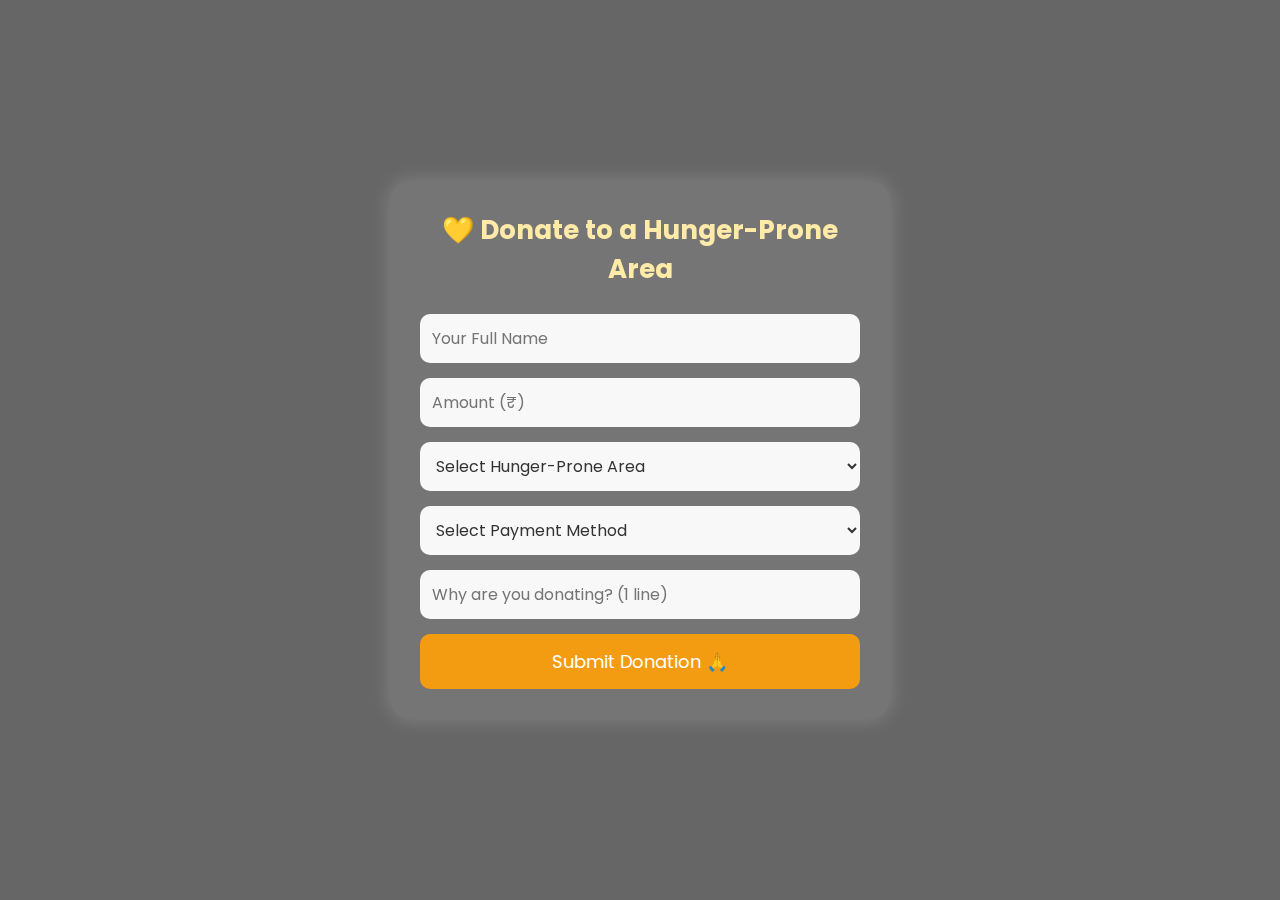
<file: donate.html>
<!DOCTYPE html>
<html lang="en">
<head>
  <meta charset="UTF-8" />
  <meta name="viewport" content="width=device-width, initial-scale=1.0" />
  <title>Donate - Food We Live For</title>
  <link href="https://fonts.googleapis.com/css2?family=Poppins:wght@400;600&display=swap" rel="stylesheet">
  <style>
    * {
      margin: 0;
      padding: 0;
      box-sizing: border-box;
      font-family: 'Poppins', sans-serif;
    }

    body {
      background: linear-gradient(rgba(0,0,0,0.6), rgba(0,0,0,0.6)),
        url('https://images.unsplash.com/photo-1498837167922-ddd27525d352') no-repeat center center fixed;
      background-size: cover;
      color: white;
      padding: 20px;
      min-height: 100vh;
      display: flex;
      align-items: center;
      justify-content: center;
    }

    .donation-container {
      background-color: rgba(255, 255, 255, 0.1);
      padding: 30px;
      border-radius: 20px;
      box-shadow: 0 0 20px rgba(255,255,255,0.2);
      max-width: 500px;
      width: 100%;
      backdrop-filter: blur(10px);
    }

    .donation-container h2 {
      text-align: center;
      margin-bottom: 25px;
      font-size: 26px;
      color: #ffeaa7;
    }

    .donation-form input,
    .donation-form select {
      width: 100%;
      padding: 12px;
      margin-bottom: 15px;
      border: none;
      border-radius: 10px;
      font-size: 16px;
      background-color: rgba(255,255,255,0.95);
      color: #333;
    }

    .donation-form input:focus,
    .donation-form select:focus {
      outline: 2px solid #f39c12;
    }

    .donation-form button {
      width: 100%;
      padding: 14px;
      font-size: 18px;
      background-color: #f39c12;
      color: white;
      border: none;
      border-radius: 10px;
      cursor: pointer;
      transition: background-color 0.3s ease;
    }

    .donation-form button:hover {
      background-color: #d35400;
    }

    .success-message {
      margin-top: 15px;
      text-align: center;
      color: #2ecc71;
      display: none;
    }

    @media (max-width: 600px) {
      .donation-container {
        padding: 20px;
        border-radius: 15px;
      }

      .donation-form button {
        font-size: 16px;
        padding: 12px;
      }
    }
  </style>
</head>
<body>
  <div class="donation-container">
    <h2>💛 Donate to a Hunger-Prone Area</h2>
    <form id="donationForm" class="donation-form">
      <input type="text" id="donorName" placeholder="Your Full Name" required>
      <input type="number" id="donationAmount" placeholder="Amount (₹)" min="10" required>

      <select id="donationLocation" required>
        <option value="" disabled selected>Select Hunger-Prone Area</option>
        <option value="Vijayawada">Vijayawada</option>
        <option value="Visakhapatnam">Visakhapatnam</option>
        <option value="Guntur">Guntur</option>
        <option value="Tirupati">Tirupati</option>
        <option value="Kurnool">Kurnool</option>
        <option value="Anantapur">Anantapur</option>
        <option value="Nellore">Nellore</option>
      </select>

      <select id="paymentType" required>
        <option value="" disabled selected>Select Payment Method</option>
        <option value="UPI">UPI</option>
        <option value="Credit Card">Credit Card</option>
        <option value="Debit Card">Debit Card</option>
        <option value="Net Banking">Net Banking</option>
        <option value="Wallet">Wallet</option>
      </select>

      <input type="text" id="donationReason" placeholder="Why are you donating? (1 line)" maxlength="100" required>

      <button type="submit">Submit Donation 🙏</button>
      <p id="successMsg" class="success-message">Thank you for your support! 💚</p>
    </form>
  </div>

  <script>
    document.getElementById("donationForm").addEventListener("submit", function (e) {
      e.preventDefault();

      const name = document.getElementById("donorName").value;
      const amount = document.getElementById("donationAmount").value;
      const location = document.getElementById("donationLocation").value;
      const payment = document.getElementById("paymentType").value;
      const reason = document.getElementById("donationReason").value;

      console.log("Donation Submitted:", {
        name, amount, location, payment, reason
      });

      // Reset and show thank you
      this.reset();
      const successMsg = document.getElementById("successMsg");
      successMsg.style.display = "block";
      setTimeout(() => successMsg.style.display = "none", 5000);
    });
  </script>
</body>
</html>
</file>
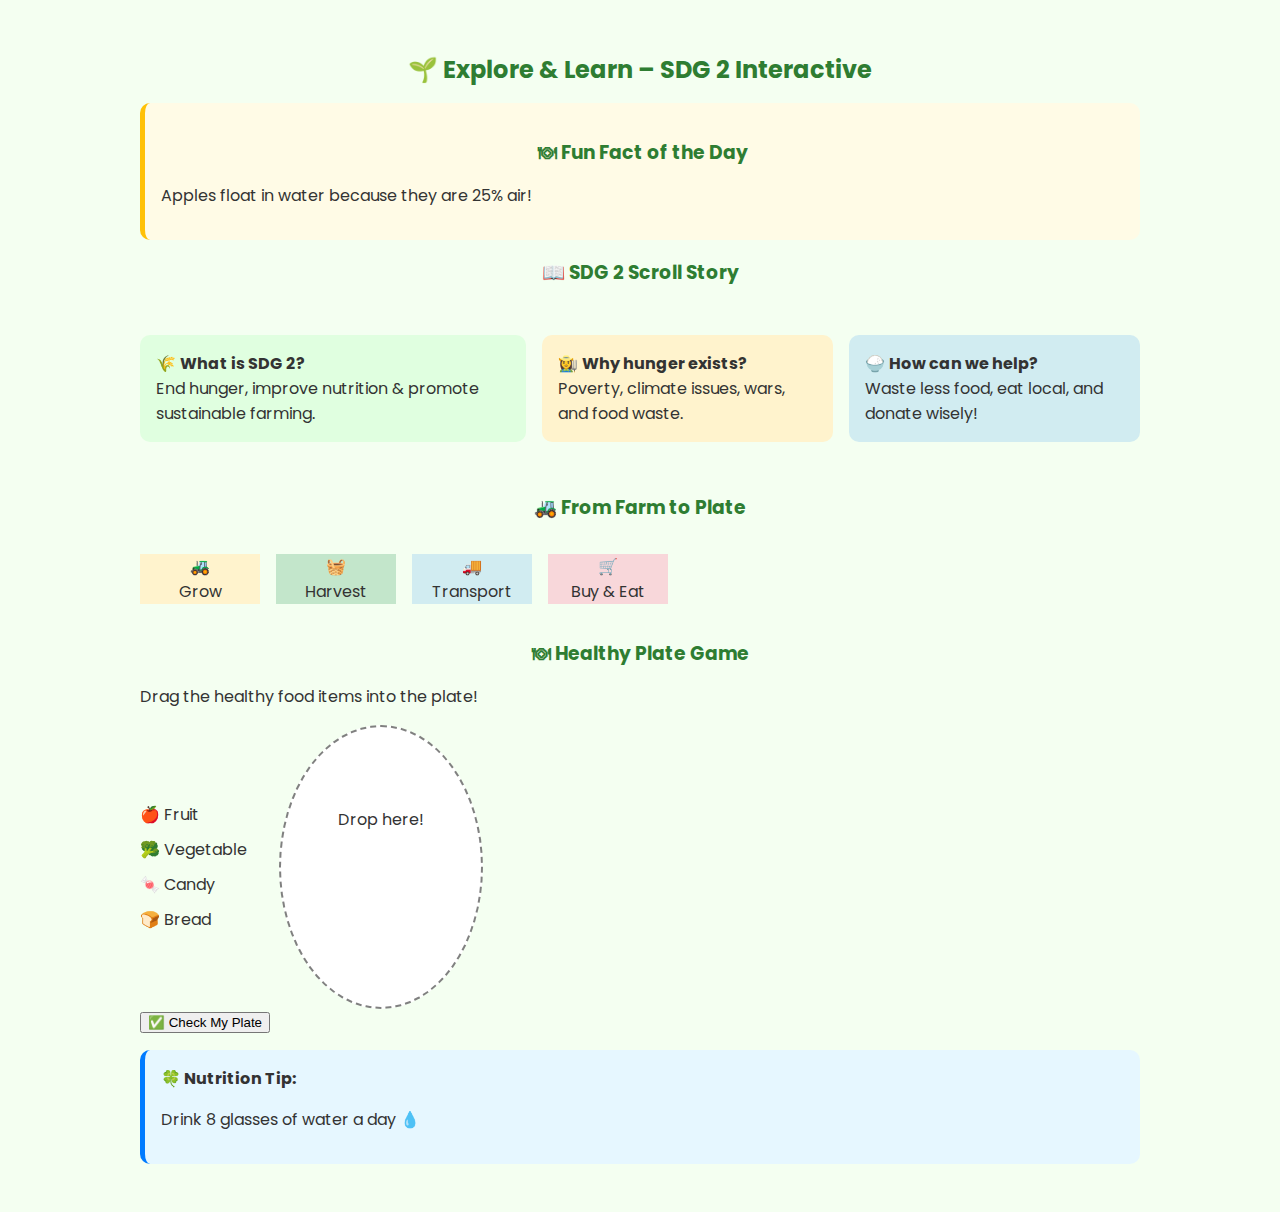
<file: explore.html>
<!DOCTYPE html>
<html lang="en">
<head>
  <meta charset="UTF-8" />
  <meta name="viewport" content="width=device-width, initial-scale=1.0"/>
  <title>Explore - Food We Live For</title>
  <link href="https://fonts.googleapis.com/css2?family=Poppins:wght@400;600&display=swap" rel="stylesheet">
  <style>
    body {
      font-family: 'Poppins', sans-serif;
      margin: 0;
      padding: 0;
      background: #f4fff1;
      color: #333;
      animation: fadeIn 1.2s ease-in;
    }
    section {
      padding: 2rem;
      max-width: 1000px;
      margin: auto;
    }
    h2, h3 {
      text-align: center;
      color: #2e7d32;
      margin-bottom: 1rem;
    }
    .box, .card, .tip, .plate-box {
      border-radius: 10px;
      padding: 1rem;
      margin: 1rem 0;
      animation: slideIn 1s ease-in-out;
    }
    .box { background: #fffbe6; border-left: 5px solid #ffc107; }
    .tip { background: #e6f7ff; border-left: 5px solid #007bff; }
    .scroll-container, .journey-container {
      display: flex;
      overflow-x: auto;
      gap: 1rem;
      padding: 1rem 0;
    }
    .card {
      min-width: 200px;
      padding: 1rem;
    }
    .journey {
      min-width: 120px;
      text-align: center;
    }
    .game {
      display: flex;
      gap: 2rem;
      flex-wrap: wrap;
      align-items: center;
    }
    #plate {
      width: 200px;
      height: 200px;
      border: 2px dashed gray;
      border-radius: 50%;
      text-align: center;
      padding-top: 80px;
      background: white;
    }
    @keyframes fadeIn {
      from {opacity: 0;}
      to {opacity: 1;}
    }
    @keyframes slideIn {
      from {transform: translateY(20px); opacity: 0;}
      to {transform: translateY(0); opacity: 1;}
    }
  </style>
</head>
<body>
  <section>
    <h2>🌱 Explore & Learn – SDG 2 Interactive</h2>

    <!-- 1. Fun Fact of the Day -->
    <div class="box">
      <h3>🍽 Fun Fact of the Day</h3>
      <p id="fun-fact-text">Loading a fun fact...</p>
    </div>

    <!-- 2. Scroll Story -->
    <h3>📖 SDG 2 Scroll Story</h3>
    <div class="scroll-container">
      <div class="card" style="background: #e0ffe0;">🌾 <strong>What is SDG 2?</strong><br>End hunger, improve nutrition & promote sustainable farming.</div>
      <div class="card" style="background: #fff3cd;">👩‍🌾 <strong>Why hunger exists?</strong><br>Poverty, climate issues, wars, and food waste.</div>
      <div class="card" style="background: #d1ecf1;">🍚 <strong>How can we help?</strong><br>Waste less food, eat local, and donate wisely!</div>
    </div>

    <!-- 3. Farm to Plate Journey -->
    <h3>🚜 From Farm to Plate</h3>
    <div class="journey-container">
      <div class="journey" style="background: #fff3cd;">🚜<br>Grow</div>
      <div class="journey" style="background: #c3e6cb;">🧺<br>Harvest</div>
      <div class="journey" style="background: #d1ecf1;">🚚<br>Transport</div>
      <div class="journey" style="background: #f8d7da;">🛒<br>Buy & Eat</div>
    </div>

    <!-- 4. Healthy Plate Game -->
    <h3>🍽 Healthy Plate Game</h3>
    <p>Drag the healthy food items into the plate!</p>
    <div class="game">
      <div id="foods" style="display: flex; flex-direction: column; gap: 10px;">
        <div draggable="true" ondragstart="drag(event)" id="fruit">🍎 Fruit</div>
        <div draggable="true" ondragstart="drag(event)" id="veg">🥦 Vegetable</div>
        <div draggable="true" ondragstart="drag(event)" id="candy">🍬 Candy</div>
        <div draggable="true" ondragstart="drag(event)" id="bread">🍞 Bread</div>
      </div>
      <div id="plate" ondrop="drop(event)" ondragover="allowDrop(event)">Drop here!</div>
    </div>
    <button onclick="checkPlate()">✅ Check My Plate</button>
    <p id="plate-result" style="font-weight: bold; color: #007bff;"></p>

    <!-- 5. Nutrition Tips -->
    <div class="tip">
      <strong>🍀 Nutrition Tip:</strong>
      <p id="tip-text">Loading tip...</p>
    </div>
  </section>

  <script>
    // Fun Fact
    const facts = [
      "One banana gives enough energy for a 1-hour walk!",
      "Rice is eaten by more than half the world every day!",
      "Carrots were originally purple in color!",
      "Potatoes were the first vegetable grown in space!",
      "Apples float in water because they are 25% air!"
    ];
    document.getElementById("fun-fact-text").innerText = facts[Math.floor(Math.random() * facts.length)];

    // Healthy Plate Game
    function allowDrop(ev) { ev.preventDefault(); }
    function drag(ev) { ev.dataTransfer.setData("text", ev.target.id); }
    function drop(ev) {
      ev.preventDefault();
      const data = ev.dataTransfer.getData("text");
      const dragged = document.getElementById(data);
      if (!ev.target.contains(dragged)) {
        ev.target.appendChild(dragged);
      }
    }
    function checkPlate() {
      const plate = document.getElementById("plate");
      const items = [...plate.querySelectorAll("div")].map(el => el.id);
      const result = document.getElementById("plate-result");
      if (items.includes("fruit") && items.includes("veg") && !items.includes("candy")) {
        result.innerText = "🎉 Great job! Your plate is healthy!";
      } else {
        result.innerText = "⚠ Try again! Add only healthy food.";
      }
    }

    // Nutrition Tips
    const tips = [
      "Drink 8 glasses of water a day 💧",
      "Eat more fruits and veggies 🥕🍇",
      "Avoid too much sugar 🍬",
      "Eat slowly and chew well 🍽",
      "Include protein in every meal 🥚"
    ];
    let tipIndex = 0;
    function showTip() {
      document.getElementById("tip-text").innerText = tips[tipIndex];
      tipIndex = (tipIndex + 1) % tips.length;
    }
    showTip();
    setInterval(showTip, 4000);
  </script>
</body>
</html>
</file>
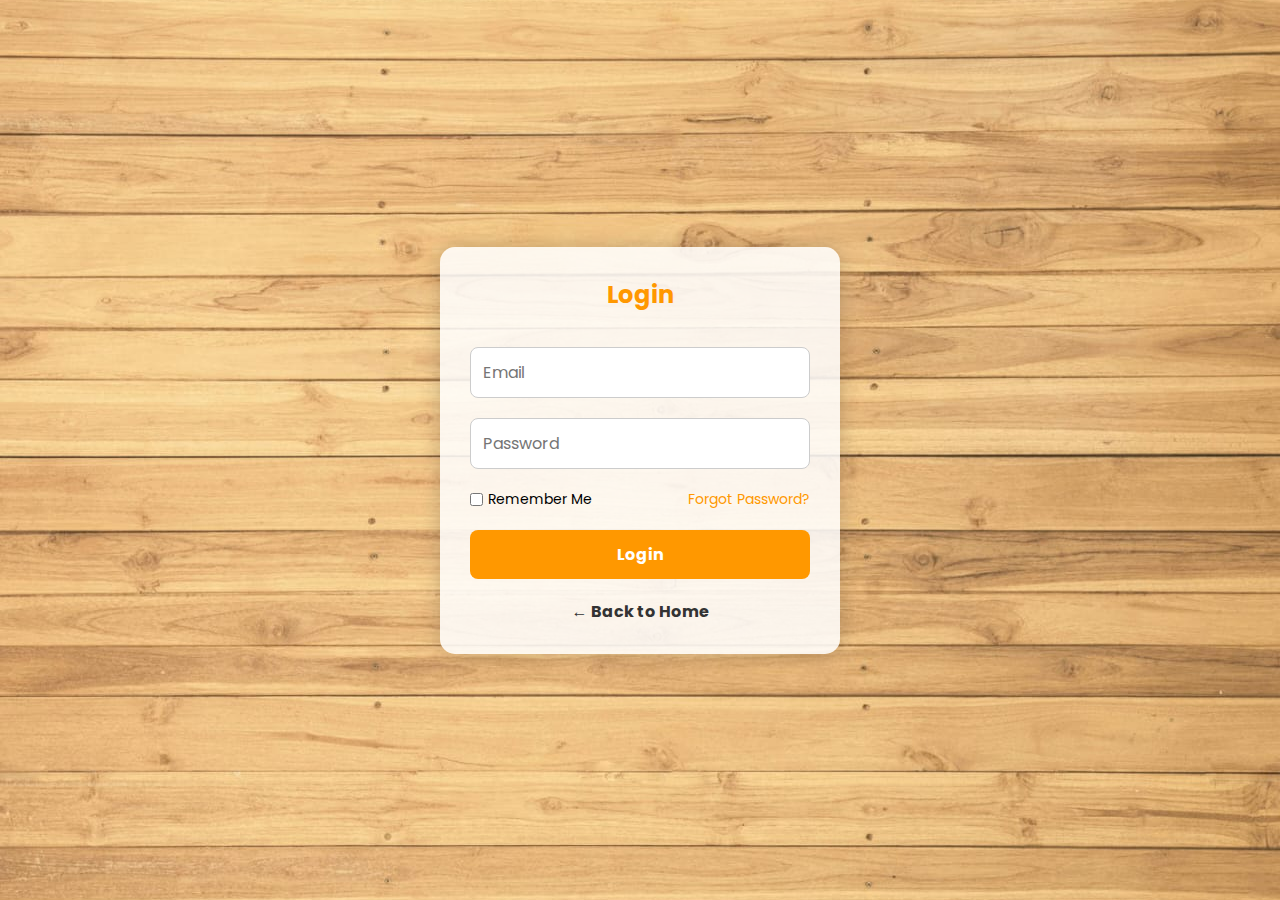
<file: login.html>
<!DOCTYPE html>
<html lang="en">
<head>
  <meta charset="UTF-8" />
  <meta name="viewport" content="width=device-width, initial-scale=1.0"/>
  <title>Login</title>
  <link rel="stylesheet" href="style.css" />
  <style>
    * {
      margin: 0;
      padding: 0;
      box-sizing: border-box;
      font-family: 'Poppins', sans-serif;
    }

    body {
      background: linear-gradient(to right, #f4f4f4 #e0e0e0);
      display: flex;
      justify-content: center;
      align-items: center;
      height: 100vh;
    }

    .login-box {
      background: rgba(255, 255, 255, 0.85);
      padding: 30px;
      border-radius: 15px;
      box-shadow: 0 0 20px rgba(0, 0, 0, 0.2);
      width: 100%;
      max-width: 400px;
      animation: slideIn 0.5s ease;
    }

    @keyframes slideIn {
      from {
        opacity: 0;
        transform: translateY(-30px);
      }
      to {
        opacity: 1;
        transform: translateY(0);
      }
    }

    .login-box h2 {
      text-align: center;
      color: #ff9800;
      margin-bottom: 25px;
    }

    .login-box input[type="email"],
    .login-box input[type="password"] {
      width: 100%;
      padding: 12px;
      margin: 10px 0;
      border: 1px solid #ccc;
      border-radius: 8px;
      font-size: 16px;
    }

    .login-box .options {
      display: flex;
      justify-content: space-between;
      align-items: center;
      font-size: 14px;
      margin-top: 10px;
    }

    .login-box .options label {
      display: flex;
      align-items: center;
      gap: 5px;
    }

    .login-box .options a {
      color: #ff9800;
      text-decoration: none;
    }

    .login-box button {
      width: 100%;
      padding: 12px;
      margin-top: 20px;
      background-color: #ff9800;
      color: white;
      border: none;
      border-radius: 8px;
      font-size: 16px;
      font-weight: bold;
      cursor: pointer;
      transition: background-color 0.3s ease;
    }

    .login-box button:hover {
      background-color: #e68a00;
    }

    .back-home {
      margin-top: 20px;
      text-align: center;
    }

    .back-home a {
      text-decoration: none;
      color: #333;
      font-weight: bold;
    }

    .back-home a:hover {
      text-decoration: underline;
    }
  </style>
</head>
<body>

  <div class="login-box">
    <h2>Login</h2>
    <form id="loginForm" autocomplete="off">
      <input type="email" id="email" name="email" placeholder="Email" autocomplete="off" required />
      <input type="password" id="password" name="password" placeholder="Password" autocomplete="off" required />
      
      <div class="options">
        <label>
          <input type="checkbox" id="rememberMe" />
          Remember Me
        </label>
        <a href="#">Forgot Password?</a>
      </div>

      <button type="submit">Login</button>
    </form>
    <div class="back-home">
      <a href="index.html">← Back to Home</a>
    </div>
  </div>

  <script>
    // Optional: Handle login form
    document.getElementById("loginForm").addEventListener("submit", function(e) {
      e.preventDefault();
      const email = document.getElementById("email").value.trim();
      const password = document.getElementById("password").value.trim();

      // Dummy login logic
      if (email && password) {
        localStorage.setItem("isLoggedIn", true);
        localStorage.setItem("userName", email.split("@")[0]);
        window.location.href = "index.html";
      } else {
        alert("Please enter both email and password.");
      }
    });
  </script>

</body>
</html>
</file>
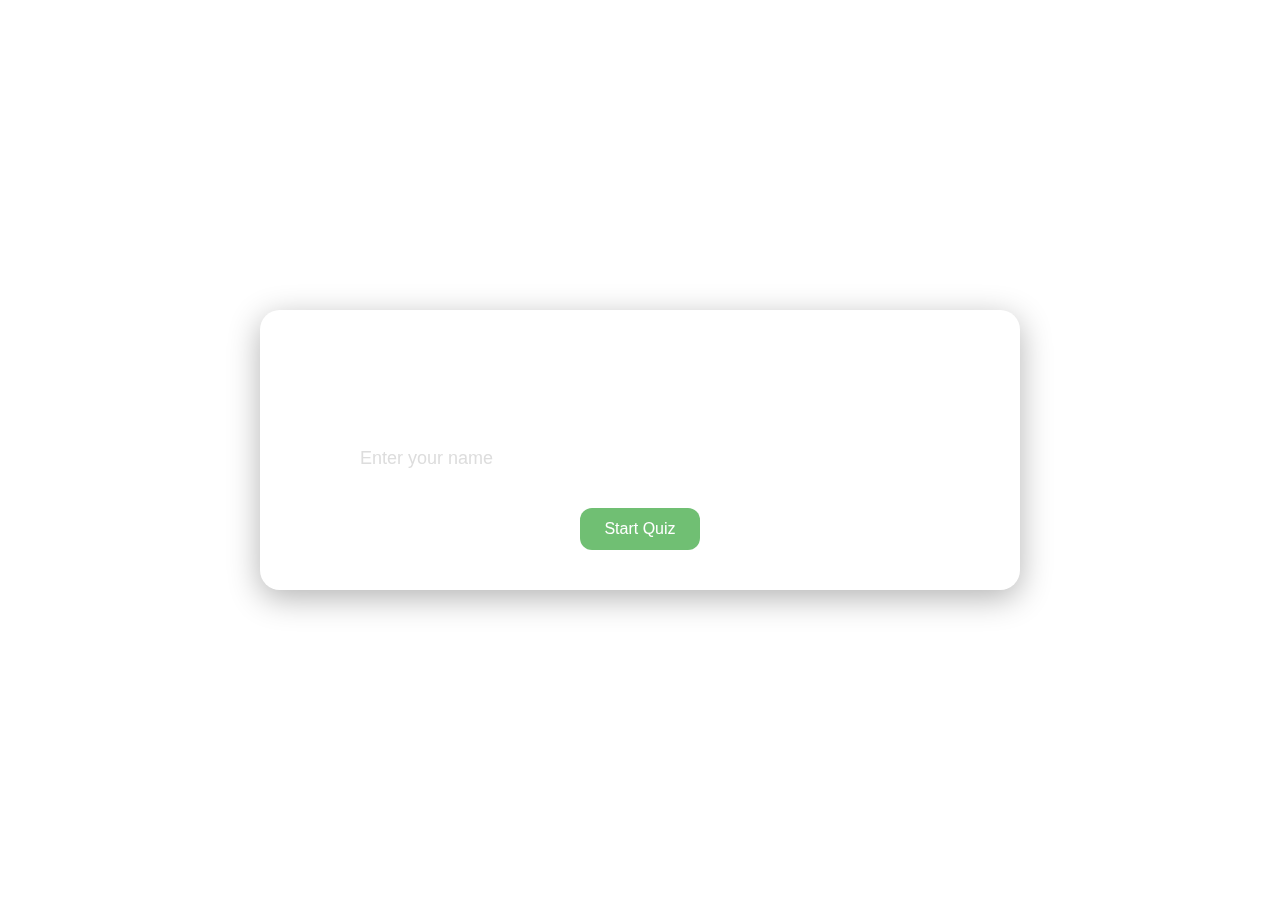
<file: quiz.html>
<!DOCTYPE html>
<html lang="en">
<head>
  <meta charset="UTF-8" />
  <meta name="viewport" content="width=device-width, initial-scale=1.0"/>
  <title>Quiz</title>
  <style>
    body {
      margin: 0;
      padding: 0;
      font-family: 'Segoe UI', sans-serif;
      background: url('https://images.unsplash.com/photo-1504674900247-0877df9cc836?auto=format&fit=crop&w=1350&q=80') no-repeat center center fixed;
      background-size: cover;
      display: flex;
      justify-content: center;
      align-items: center;
      min-height: 100vh;
    }

    .quiz-container {
      width: 90%;
      max-width: 700px;
      background: rgba(255, 255, 255, 0.1);
      backdrop-filter: blur(15px);
      -webkit-backdrop-filter: blur(15px);
      border-radius: 20px;
      padding: 30px;
      color: #fff;
      box-shadow: 0 8px 32px rgba(0,0,0,0.3);
      text-align: center;
      transition: 0.5s ease;
    }

    h1, h2, h3, p {
      color: #ffffff;
    }

    .screen {
      display: none;
    }

    .screen.active {
      display: block;
      animation: fadeIn 0.6s ease;
    }

    input#username {
      padding: 12px;
      border-radius: 10px;
      width: 80%;
      margin: 15px 0;
      font-size: 18px;
      border: 2px solid #ffffff;
      background-color: rgba(255, 255, 255, 0.3);
      color: white;
    }

    input#username::placeholder {
      color: #ddd;
    }

    button {
      padding: 12px 24px;
      background-color: rgba(76, 175, 80, 0.8);
      color: white;
      border: none;
      border-radius: 12px;
      cursor: pointer;
      margin: 10px;
      font-size: 16px;
      transition: all 0.3s ease;
    }

    button:hover {
      background-color: rgba(76, 175, 80, 1);
      transform: scale(1.05);
    }

    #options-container button {
      display: block;
      width: 80%;
      margin: 10px auto;
      font-size: 18px;
      border: 2px solid #4caf50;
      background-color: rgba(255, 255, 255, 0.2);
      color: #fff;
      border-radius: 10px;
      transition: 0.3s ease;
    }

    #options-container button:hover {
      background-color: rgba(255, 255, 255, 0.3);
    }

    #options-container button.correct {
      background-color: #81c784;
      color: black;
      border-color: #2e7d32;
    }

    #options-container button.wrong {
      background-color: #e57373;
      color: black;
      border-color: #c62828;
    }

    .quiz-controls {
      margin-top: 20px;
    }

    .stop-btn {
      background-color: rgba(244, 67, 54, 0.8);
    }

    .stop-btn:hover {
      background-color: rgba(244, 67, 54, 1);
    }

    #leaderboard-list {
      text-align: left;
      padding: 0;
      list-style: none;
      margin-top: 10px;
      color: #fff;
    }

    #leaderboard-list li {
      background: rgba(255,255,255,0.2);
      padding: 10px;
      border-radius: 8px;
      margin: 5px 0;
    }

    @keyframes fadeIn {
      from { opacity: 0; transform: translateY(20px); }
      to { opacity: 1; transform: translateY(0); }
    }

    @media (max-width: 600px) {
      .quiz-container {
        padding: 20px;
      }

      input#username {
        width: 100%;
      }

      #options-container button {
        width: 100%;
      }
    }
  </style>
</head>
<body>
  <div class="quiz-container">
    <!-- Start Screen -->
    <div id="start-screen" class="screen active">
      <h1>Ready to test your knowledge?</h1>
      <input type="text" id="username" placeholder="Enter your name" />
      <button onclick="startQuiz()">Start Quiz</button>
    </div>

    <!-- Quiz Screen -->
    <div id="quiz-screen" class="screen">
      <h2 id="question-text"></h2>
      <div id="options-container"></div>
      <div class="quiz-controls">
        <button onclick="stopQuiz()" class="stop-btn">Stop Quiz</button>
      </div>
    </div>

    <!-- Result Screen -->
    <div id="result-screen" class="screen">
      <h2>Quiz Completed!</h2>
      <p id="final-score"></p>
      <p id="correct-count"></p>
      <p id="wrong-count"></p>
      <p id="attempted-count"></p>
      <h3>Leaderboard</h3>
      <ul id="leaderboard-list"></ul>
      <button onclick="restartQuiz()">Try Again</button>
    </div>
  </div>

  <script>
    const questions = [
      { question: "🥕 Which vitamin is most present in carrots?", options: ["Vitamin A", "Vitamin C"], correct: 0 },
      { question: "⚡ Which food gives you energy quickly?", options: ["Sugar", "Lentils"], correct: 0 },
      { question: "🌾 Which grain is a major food crop?", options: ["Wheat", "Coconut"], correct: 0 },
      { question: "🎯 What does SDG 2 stand for?", options: ["Zero Hunger", "Clean Water"], correct: 0 },
      { question: "💪 Which food builds muscles?", options: ["Eggs", "Candy"], correct: 0 },
      { question: "🌱 Which part of the plant is a carrot?", options: ["Root", "Stem"], correct: 0 },
      { question: "🦴 Which nutrient helps build strong bones?", options: ["Calcium", "Fat"], correct: 0 },
      { question: "🌾 Rice grows best in?", options: ["Water-filled fields", "Dry deserts"], correct: 0 },
      { question: "🥛 Milk is a rich source of?", options: ["Calcium", "Iron"], correct: 0 },
      { question: "🍎 Which is a healthy snack?", options: ["Fruit", "Chips"], correct: 0 },
      { question: "🫘 Which food gives us protein?", options: ["Beans", "Candy"], correct: 0 },
      { question: "🍌 Where do bananas grow?", options: ["On trees", "Under the ground"], correct: 0 },
      { question: "🍇 Which food contains natural sugar?", options: ["Fruits", "Chips"], correct: 0 },
      { question: "🚨 What does malnutrition mean?", options: ["Lack of proper food", "Eating too much"], correct: 0 },
      { question: "👁 Which food helps improve eyesight?", options: ["Carrots", "Ice cream"], correct: 0 },
      { question: "🐄 Which food comes from animals?", options: ["Cheese", "Spinach"], correct: 0 },
      { question: "🌾 Which food is a good source of fiber?", options: ["Whole grains", "Candy"], correct: 0 },
      { question: "🍽 How many meals should we eat daily?", options: ["3", "1"], correct: 0 },
      { question: "🥗 What is a balanced diet?", options: ["Eating all food groups", "Only eating sweets"], correct: 0 },
      { question: "🏠 Which is better: homemade food or junk food?", options: ["Homemade", "Junk"], correct: 0 },
      { question: "🐝 Where does honey come from?", options: ["Bees", "Cows"], correct: 0 },
      { question: "🌏 What is the main food for more than half the world?", options: ["Rice", "Pizza"], correct: 0 },
      { question: "🦠 Which food helps in digestion?", options: ["Yogurt", "Chocolate"], correct: 0 },
      { question: "🎨 What gives color to fruits and vegetables?", options: ["Natural pigments", "Plastic"], correct: 0 },
      { question: "🍃 Which is rich in iron?", options: ["Spinach", "Cake"], correct: 0 },
      { question: "🍲 Which is healthier: steamed or fried food?", options: ["Steamed", "Fried"], correct: 0 },
      { question: "🔋 Which food group gives us energy?", options: ["Carbohydrates", "Water"], correct: 0 },
      { question: "🌻 Where does wheat grow?", options: ["In fields", "On trees"], correct: 0 },
      { question: "🍊 Which fruit is high in vitamin C?", options: ["Orange", "Potato"], correct: 0 },
      { question: "🍳 Which meal is the most important?", options: ["Breakfast", "Dinner"], correct: 0 },
      { question: "💧 Which is better for hydration?", options: ["Water", "Soda"], correct: 0 },
      { question: "🧠 Why do we eat food?", options: ["To get energy", "Just for fun"], correct: 0 },
      { question: "👨‍🌾 What do farmers use to grow crops?", options: ["Soil", "Plastic"], correct: 0 },
      { question: "🥣 Which food group includes lentils?", options: ["Proteins", "Fats"], correct: 0 },
      { question: "🐄 Where do we get dairy products from?", options: ["Animals", "Plants"], correct: 0 },
      { question: "🍅 What is the color of ripe tomatoes?", options: ["Red", "Green"], correct: 0 },
      { question: "🇨🇳 Which country produces the most rice?", options: ["China", "USA"], correct: 0 },
      { question: "🍟 Which food is not healthy?", options: ["French fries", "Fruits"], correct: 0 },
      { question: "🌞 What do plants need to grow?", options: ["Water and sunlight", "Milk and sugar"], correct: 0 },
      { question: "🍏 Which of these is a fruit?", options: ["Apple", "Potato"], correct: 0 },
      { question: "🌽 Which is better: seasonal food or packaged food?", options: ["Seasonal", "Packaged"], correct: 0 },
      { question: "🥛 What is the natural color of milk?", options: ["White", "Blue"], correct: 0 },
      { question: "🍦 Which of these is not a vegetable?", options: ["Ice cream", "Carrot"], correct: 0 },
      { question: "🚜 How do we get food from animals?", options: ["Farming and livestock", "Computers"], correct: 0 },
      { question: "❤ Which food keeps our heart healthy?", options: ["Nuts", "French fries"], correct: 0 },
      { question: "🪴 Where do leafy vegetables grow?", options: ["In soil", "On water"], correct: 0 },
      { question: "🌾 Which of these is a whole grain?", options: ["Brown rice", "White bread"], correct: 0 },
      { question: "🥤 Which drink is best for kids?", options: ["Milk", "Cola"], correct: 0 },
      { question: "💦 What do farmers use to water crops?", options: ["Irrigation", "Balloons"], correct: 0 },
      { question: "🧠 Which food helps your brain work better?", options: ["Fish", "Candy"], correct: 0 },
      { question: "🍽 What does hunger mean?", options: ["Lack of food", "Full stomach"], correct: 0 },
      { question: "🧪 Which organ helps digest food?", options: ["Stomach", "Lungs"], correct: 0 },
      { question: "👶 Which food is best for growing kids?", options: ["Milk and veggies", "Chips"], correct: 0 },
      { question: "🥥 Where do coconuts grow?", options: ["On palm trees", "Under ground"], correct: 0 },
      { question: "🍬 What gives fruits their sweetness?", options: ["Natural sugars", "Salt"], correct: 0 },
      { question: "💪 Which food group helps us grow?", options: ["Proteins", "Sweets"], correct: 0 },
      { question: "👨‍🌾 What do we call people who grow food?", options: ["Farmers", "Doctors"], correct: 0 },
      { question: "🌾 What is famine?", options: ["Extreme food shortage", "Festival"], correct: 0 },
      { question: "🥥 Which of these is a healthy drink?", options: ["Coconut water", "Soda"], correct: 0 },
      { question: "🌿 What do you call farming without chemicals?", options: ["Organic farming", "Fast farming"], correct: 0 },
      { question: "🍃 Which part of the plant is spinach?", options: ["Leaf", "Root"], correct: 0 },
      { question: "🌞 Which vitamin comes from sunlight?", options: ["Vitamin D", "Vitamin B"], correct: 0 },
      { question: "🪱 What helps plants grow naturally in soil?", options: ["Worms", "Glue"], correct: 0 },
      { question: "🥬 Which vegetable has lots of iron?", options: ["Spinach", "Iceberg lettuce"], correct: 0 },
      { question: "🍚 What is polished white rice missing?", options: ["Fiber", "Water"], correct: 0 },
      { question: "🧴 Which vitamin is in fish oil?", options: ["Vitamin D", "Vitamin C"], correct: 0 },
      { question: "🍲 Which Indian dish contains lentils?", options: ["Dal", "Rasgulla"], correct: 0 },
      { question: "🌳 What is agroforestry?", options: ["Growing trees with crops", "Growing only flowers"], correct: 0 },
      { question: "🌿 What is millet?", options: ["A grain", "A fruit"], correct: 0 },
      { question: "🥒 Which is a water-rich vegetable?", options: ["Cucumber", "Potato"], correct: 0 },
      { question: "🚰 Why should we wash vegetables?", options: ["To remove germs", "To cool them"], correct: 0 },
      { question: "🐓 Eggs are rich in?", options: ["Protein", "Sugar"], correct: 0 },
      { question: "🍗 Which is a lean meat?", options: ["Chicken", "Bacon"], correct: 0 },
      { question: "🥑 Which fat is healthy?", options: ["Unsaturated fat", "Trans fat"], correct: 0 },
      { question: "🍰 Which food has empty calories?", options: ["Cake", "Brown rice"], correct: 0 },
      { question: "🧃 Fresh juice or canned juice?", options: ["Fresh", "Canned"], correct: 0 },
      { question: "🥗 Which plate is healthy?", options: ["Veggies + Grains", "Chips + Soda"], correct: 0 },
      { question: "🧼 What helps prevent food poisoning?", options: ["Clean hands", "Dirty hands"], correct: 0 },
      { question: "🚱 Can we drink untreated pond water?", options: ["No", "Yes"], correct: 0 },
      { question: "👩‍🌾 Who helps supply food to cities?", options: ["Farmers", "Pilots"], correct: 0 }
];     // Add more questions...

    let currentQuestion = 0;
    let score = 0;
    let userName = "";

    function startQuiz() {
      const nameInput = document.getElementById("username");
      if (nameInput.value.trim() === "") {
        alert("Please enter your name to start.");
        return;
      }

      userName = nameInput.value.trim();
      document.getElementById("start-screen").classList.remove("active");
      document.getElementById("quiz-screen").classList.add("active");

      questions.sort(() => Math.random() - 0.5); // Shuffle questions
      currentQuestion = 0;
      score = 0;
      showQuestion();
    }

   function showQuestion() {
  if (currentQuestion >= questions.length) {
    stopQuiz();
    return;
  }

  const q = questions[currentQuestion];
  document.getElementById("question-text").textContent = q.question;

  const container = document.getElementById("options-container");
  container.innerHTML = "";

  // Create a shuffled copy of options with index mapping
  const shuffled = q.options.map((option, index) => ({ option, index }));
  shuffled.sort(() => Math.random() - 0.5); // Shuffle options

  shuffled.forEach((item) => {
    const btn = document.createElement("button");
    btn.textContent = item.option;

    btn.onclick = () => {
      const isCorrect = item.index === q.correct;

      const allBtns = document.querySelectorAll("#options-container button");
      allBtns.forEach(b => b.disabled = true);

      if (isCorrect) {
        btn.classList.add("correct");
        score++;
      } else {
        btn.classList.add("wrong");
        // Highlight the correct one
        const correctBtn = Array.from(allBtns).find(b =>
          b.textContent === q.options[q.correct]
        );
        if (correctBtn) correctBtn.classList.add("correct");
      }

      setTimeout(() => {
        currentQuestion++;
        showQuestion();
      }, 1000);
    };

    container.appendChild(btn);
  });
}

    function checkAnswer(selectedIndex, buttonEl) {
      const q = questions[currentQuestion];
      const allBtns = document.querySelectorAll("#options-container button");

      allBtns.forEach(btn => btn.disabled = true);

      if (selectedIndex === q.correct) {
        buttonEl.classList.add("correct");
        score++;
      } else {
        buttonEl.classList.add("wrong");
        allBtns[q.correct].classList.add("correct");
      }

      setTimeout(() => {
        currentQuestion++;
        showQuestion();
      }, 1000);
    }

    function stopQuiz() {
      document.getElementById("quiz-screen").classList.remove("active");
      document.getElementById("result-screen").classList.add("active");

      const attempted = currentQuestion;
      const wrong = attempted - score;

      document.getElementById("final-score").textContent = `Hi ${userName}!`;
      document.getElementById("correct-count").textContent = `✔ Correct Answers: ${score}`;
      document.getElementById("wrong-count").textContent = `❌ Wrong Answers: ${wrong}`;
      document.getElementById("attempted-count").textContent = `📝 Total Attempted: ${attempted}`;

      updateLeaderboard(score, wrong, attempted);
    }

    function updateLeaderboard(correct, wrong, attempted) {
      const leaderboard = JSON.parse(localStorage.getItem("leaderboard") || "[]");

      leaderboard.push({ name: userName, correct, wrong, attempted });
      leaderboard.sort((a, b) => b.correct - a.correct); // Highest correct first

      localStorage.setItem("leaderboard", JSON.stringify(leaderboard));

      const list = document.getElementById("leaderboard-list");
      list.innerHTML = "";
      leaderboard.slice(0, 5).forEach((entry, index) => {
        const li = document.createElement("li");
        li.innerHTML = `
          <strong>${index + 1}. ${entry.name}</strong><br>
          ✔ Correct: ${entry.correct} | ❌ Wrong: ${entry.wrong} | 📝 Attempted: ${entry.attempted}
        `;
        list.appendChild(li);
      });
    }

    function restartQuiz() {
      location.reload();
    }
  </script>
</body>

</html>
</file>
<file: style.css>
@import url('https://fonts.googleapis.com/css2?family=poppins');

body {
    margin: 0;
    padding: 0;
    box-sizing: border;
    font-family: 'poppins', sans-serif;
    display: flex;
    justify-content: center;
    align-items: center;
    min-height: 100vh;
    background: url('bg3.jpg') no-repeat;
    background-size: cover;
    background-position: center;
}

header {
    position: fixed;
    top: 0;
    left: 0;
    width: 90%;
    padding: 10px 90px;
    display: flex;
    justify-content: space-between;
    align-items: center;
    z-index: 99;
}

.logo {
    font-size: 2em;
    color: #162938;
    user-select: none;
}

.navigation a {
    position: relative;
    font-size: 1.1em;
    color: #162938;
    text-decoration: none;
    font-weight: 500;
    margin-left: 40px;
}

.navigation a::after {
    content: '';
    position: absolute;
    left: 0;
    bottom: -6px;
    width: 100%;
    height: 3px;
    background: #fff;
    border-radius: 5px;
    transform-origin: right;
    transform: scaleX(0);
    transition: transform.5s;
}

.navigation a:hover::after {
    transform-origin: left;
    transform: scaleX(1);
}

.wrapper {
    position: relative;
    width: 400px;
    height: 440px;
    background: transparent;
    border: 2px solid rgba(10, 0, 0, 0.5);
    border-radius: 20px;
    backdrop-filter: blur(20px);
    box-shadow: 0 0 30px rgba(0, 0, 0, .5);
    display: flex;
    justify-content: center;
    align-items: center;
    overflow: hidden;
    transform: scale(0);
    transition: transform .5s ease, height .2s ease;
}

.wrapper.active-popup {
    transform: scale(1);
}

.wrapper.active {
    height: 520px;
}

.wrapper .formbox {
    width: 100%;
    padding: 40px;
}

.wrapper .form-box.login {
    transition: transform .18s ease;
    transform: translateX(0);
}

.wrapper.active .form-box.login {
    transition: none;
    transform: translateX(-400px);
}

.wrapper .form-box.register {
    position: absolute;
    transition: none;
    transform: translateX(400px);
}

.wrapper.active .form-box.register {
    transition: transform .18s ease;
    transform: translateX(0);
}

.wrapper .icon-close {
    position: absolute;
    top: 0;
    right: 0;
    width: 45px;
    height: 45px;
    background: #162938;
    font-size: 2em;
    color: #fff;
    display: flex;
    justify-content: center;
    align-items: center;
    border-bottom-left-radius: 20px;
    cursor: pointer;
    z-index: 1;
}

.formbox h2 {
    font-size: 2em;
    color: #162938;
    text-align: center;
}

.input-box {
    position: relative;
    width: 100%;
    height: 30px;
    border-bottom: 2px solid #162938;
    margin: 30px 0;
}

.input-box label {
    position: absolute;
    top: 15%;
    left: 5px;
    transform: translate(-10%);
    font-size: 1em;
    color: #162938;
    font-weight: 500;
    pointer-events: none;
    transition: .5s;
}

.input-box input:focus~label,
.input-box input:valid~label {
    top: -20px;
}

.input-box input {
    width: 100%;
    height: 100%;
    background: transparent;
    border: none;
    outline: none;
    font-size: 1em;
    color: #162938;
    font-weight: 200;
    padding: 0 35px 0 5px;
}

.input-box .icon {
    position: absolute;
    right: 8px;
    font-size: 1.2em;
    color: #162938;
    line-height: 50px;
}

.navigation .btnDonate-popup {
    width: 90px;
    height: 40px;
    background: transparent;
    border: 2px solid #162938;
    outline: none;
    border-radius: 6px;
    cursor: pointer;
    font-size: 1.1em;
    color: #000;
    font-weight: 500;
    margin-left: 40px;
    transition: .5s;
    display: inline-block;
}

.navigation .btnDonate-popup:hover {
    background: #fff;
    color: #000;
}

#donatepopup {
    position: fixed;
    top: 50%;
    left: 50%;
    transform: translate(-50%, -50%) scale(0);
    width: 350px;
    padding: 30px;
    background: rgb(255, 255, 255, 0.15);
    border-radius: 20px;
    backdrop-filter: blur(12px);
    box-shadow: 0 0 20px rgba(0, 0, 0, 0.4);
    z-index: 1000;
    text-align: center;
    transition: transform 0.3s ease;
}

#donatepopup.active {
    transform: translate(-50%, -50%) scale(1);
}

#donatepopup h2 {
    color: #fff;
    margin-bottom: 20px;
    font-size: 1.8em;
}

#donatepopup input,
#donatepopup select,
#donatepopup button {
    width: 100%;
    margin: 10px 0;
    padding: 10px;
    font-size: 1em;
    border-radius: 10px;
    border: none;
    outline: none;
    font-family: 'poppins', sans-serif;
}

#donatepopup input,
#donatepopup select {
    background: rgba(255, 255, 255, 0.6);
    color: #000;
}

#donatepopup button {
    background: orangered;
    color: white;
    font-weight: bold;
    cursor: pointer;
    transition: 0.3s;
}


#donatepopup button:hover {
    background: #166d2f;
}


#donatepopup.icon-close {
    position: absolute;
    top: 10px;
    right: 10px;
    width: 45px;
    height: 45px;
    background: transparent;
    font-size: 1.5em;
    color: #fff;
    border-bottom-left-radius: 20px;
    cursor: pointer;
}

.navigation .btnhome-popup {
    width: 90px;
    height: 40px;
    background: transparent;
    border: 2px solid #162938;
    outline: none;
    border-radius: 6px;
    cursor: pointer;
    font-size: 1.1em;
    color: #000;
    font-weight: 500;
    margin-left: 40px;
    transition: .5s;
}

.navigation .btnhome-popup:hover {
    background: #fff;
    color: #000;
}

.navigation .btnabout-popup {
    width: 90px;
    height: 40px;
    background: transparent;
    border: 2px solid #162938;
    outline: none;
    border-radius: 6px;
    cursor: pointer;
    font-size: 1.1em;
    color: #000;
    font-weight: 500;
    margin-left: 40px;
    transition: .5s;
}

.navigation .btnabout-popup:hover {
    background: #fff;
    color: #000;
}

.navigation .btnquiz-popup {
    width: 90px;
    height: 40px;
    background: transparent;
    border: 2px solid #162938;
    outline: none;
    border-radius: 6px;
    cursor: pointer;
    font-size: 1.1em;
    color: #000;
    font-weight: 500;
    margin-left: 40px;
    display: inline-block;
    transition: .5s;
}

.navigation .btnquiz-popup:hover {
    background: #fff;
    color: #000;
}

.content-section {
    width: 80%;
    max-width: 800px;
    margin: 100px auto 50px;
    padding: 30px;
    background: rgba(255, 255, 255, 0.2);
    backdrop-filter: blur(10px);
    border-radius: 15px;
    box-shadow: 0 0 15px rgba(0, 0, 0, 0.2);
    color: #000;
    text-align: center;
    font-size: 1.1em;
}

section {
    padding: 100px 50px;
    margin-top: 60px;
    color: #162938;
    background-color: rgba(255, 255, 255, 0.7);
    border-radius: 20px;
    box-shadow: 0 0 15px rgba(0, 0, 0, 0.1);
    max-width: 900px;
    margin-left: auto;
    margin-right: auto;
    text-align: center;
}

section {
    padding: 80px 40px;
    text-align: center;
}

section h1 {
    font-size: 2.5em;
    margin-bottom: 20px;
    color: #162938;
}

section p {
    font-size: 1.2em;
    color: #444;
    max-width: 800px;
    margin: 0 auto;
}

html {
    scroll-behavior: smooth;
}

nav {
    margin-bottom: 0;
    padding-bottom: 0;
}


#home {
    padding-top: 150px;
    height: 100vh;
    display: flex;
    flex-direction: column;
    justify-content: center;
    align-items: center;
    text-align: center;
}


#home .open-login {
    padding: 12px 25px;
    font-size: 18px;
    background: linear-gradient(135deg, #00b4db, #0083b0);
    color: #fff;
    border: none;
    border-radius: 8px;
    margin-top: 20px;
    cursor: pointer;
    box-shadow: 0 4px 6px rgba(0, 0, 0, 0.2);
    transition: 0.3s;
}

#home .open-login:hover {
    transform: scale(1.05);
    background: linear-gradient(135deg, #00b4db, #00698a);

}

.profile-box {
    position: fixed;
    left: 0;
    top: 100px;
    background: rgba(255, 255, 255, 0.2);
    padding: 15px;
    border-radius: 10px;
    text-align: left;
    color: #000;
    width: 220px;
}

#profile-preview {
    width: 100%;
    margin-top: 10px;
    border-radius: 10px;
}

main,
.container,
body {
    display: block;
}

.explore-btn {
    text-decoration: none;
    color: white;
    background-color: #50db00;
    padding: 12px 24px;
    border-radius: 8px;
    font-size: 18px;
    font-weight: bold;
    display: inline-block;
    transition: background-color 0.3s ease;
}

.explore-btn:hover {
    background-color: #00b4db;
}

.styled-btn {
    padding: 12px 24px;
    background-color: #ff9800;
    color: white;
    font-weight: bold;
    border: none;
    border-radius: 8px;
    font-size: 18px;
    cursor: pointer;
    text-decoration: none;
    transition: background-color 0.3s ease;
    display: inline-block;
    margin-top: 15px;
}

.styled-btn:hover {
    background-color: #009de6;
}

.center-btn {
    text-align: center;
}

.pledge-section {
    background: rgba(255, 255, 255, 0.15);
    padding: 40px 20px;
    text-align: center;
    backdrop-filter: blur(8px);
    border-radius: 16px;
    width: 90%;
    margin: 40px auto;
    max-width: 1000px;
    box-shadow: 0 4px 20px rgba(0, 0, 0, 0.1);
}

#pledgeForm {
    display: flex;
    flex-direction: column;
    gap: 10px;
    max-width: 500px;
    margin: 0 auto;
}

#pledgeForm input {
    padding: 12px;
    font-size: 16px;
    border-radius: 8px;
    border: 1px solid #ccc;
}

#pledgeForm button {
    padding: 12px;
    font-weight: bold;
    background: #28a745;
    color: white;
    border: none;
    border-radius: 8px;
    cursor: pointer;
    transition: background 0.3s;
}

#pledgeForm button:hover {
    background: #218838;
}

.pledge-wall {
    display: flex;
    flex-wrap: wrap;
    justify-content: center;
    margin-top: 30px;
    gap: 15px;
}

.pledge-tile {
    background: #fff;
    border-left: 6px solid #28a745;
    box-shadow: 0 4px 8px rgba(0, 0, 0, 0.1);
    padding: 15px;
    border-radius: 8px;
    max-width: 280px;
    word-wrap: break-word;
}

.map-section {
    background: rgba(255, 255, 255, 0.15);
    padding: 40px 20px;
    text-align: center;
    backdrop-filter: blur(8px);
    margin: 40px auto;
    border-radius: 16px;
    width: 90%;
    max-width: 1000px;
    box-shadow: 0 4px 20px rgba(0, 0, 0, 0.1);
}


#hungerMap {
    height: 400px;
    width: 90%;
    max-width: 800px;
    margin: 20px auto;
    border-radius: 12px;
    overflow: hidden;
    box-shadow: 0 4px 12px rgba(0, 0, 0, 0.15);
}

.donate-btn {
    margin-top: 20px;
    padding: 14px 24px;
    font-size: 18px;
    border: none;
    background-color: #39a7e6;
    color: white;
    border-radius: 8px;
    cursor: pointer;
    transition: background 0.3s;
}

.donate-btn:hover {
    background-color: #c92435;
}

.fade-in {
    opacity: 0;
    transform: translateY(30px);
    transition: all 0.8s ease-out;
}

.fade-in.appear {
    opacity: 1;
    transform: translateY(0);
}

.spot-count {
    font-size: 18px;
    color: #555;
    margin-bottom: 10px;
    font-style: italic;
}

.story-section {
    padding: 40px 20px;
    background: rgba(255, 255, 255, 0.15);
    text-align: center;
    backdrop-filter: blur(8px);
    border-radius: 15px;
    margin: 40px auto;
    width: 90%;
    max-width: 1000px;
    box-shadow: 0 4px 20px rgba(0, 0, 0, 0.1);

}
/* 🙏 Thank You Section */
.thank-you-section {
  background: rgba(255, 255, 255, 0.08);
  backdrop-filter: blur(10px);
  -webkit-backdrop-filter: blur(10px);
  color: #fff;
  text-align: center;
  padding: 50px 20px;
  margin-top: 60px;
  border-radius: 20px;
  max-width: 850px;
  margin-left: auto;
  margin-right: auto;
  box-shadow: 0 0 20px rgba(255, 255, 255, 0.15);
}

.thank-you-section h2 {
  font-size: 32px;
  margin-bottom: 20px;
  color: #000;
  text-shadow: 1px 1px 3px #000;
}

.thank-you-section p {
  font-size: 18px;
  margin: 10px 0;
  color: #fff;
  text-shadow: 0 1px 2px #000;
}
/* 🌐 Social Share Section */
.social-share {
  text-align: center;
  padding: 40px 20px;
  background: rgba(255, 255, 255, 0.08);
  backdrop-filter: blur(10px);
  border-radius: 20px;
  max-width: 800px;
  margin: 60px auto 30px;
  color: #fff;
  box-shadow: 0 0 15px rgba(255,255,255,0.1);
}

.social-share h3 {
  font-size: 26px;
  margin-bottom: 10px;
  color: #ffeaa7;
}

.social-share p {
  margin-bottom: 20px;
  font-size: 16px;
  color: #eee;
}

.social-buttons {
  display: flex;
  flex-wrap: wrap;
  justify-content: center;
  gap: 15px;
}

.social-buttons a {
  padding: 10px 20px;
  background-color: #f39c12;
  color: white;
  text-decoration: none;
  border-radius: 8px;
  font-weight: 600;
  transition: background 0.3s ease;
}

.social-buttons a:hover {
  background-color: #d35400;
}/* 🌟 Welcome and About Section - Glassy, Blur Effect */

.story-section {
  padding: 40px 20px;
  background: rgba(245, 245, 245, 0.9);
  text-align: center;
}

.story-wall {
  display: flex;
  flex-wrap: wrap;
  justify-content: center;
  gap: 20px;
}

.story-card {
  background: white;
  border-left: 6px solid #28a745;
  box-shadow: 0 4px 10px rgba(0, 0, 0, 0.1);
  width: 300px;
  padding: 20px;
  border-radius: 8px;
  text-align: left;
}

.story-card img {
  width: 100%;
  height: auto;
  border-radius: 6px;
  margin-bottom: 10px;
}
</file>
